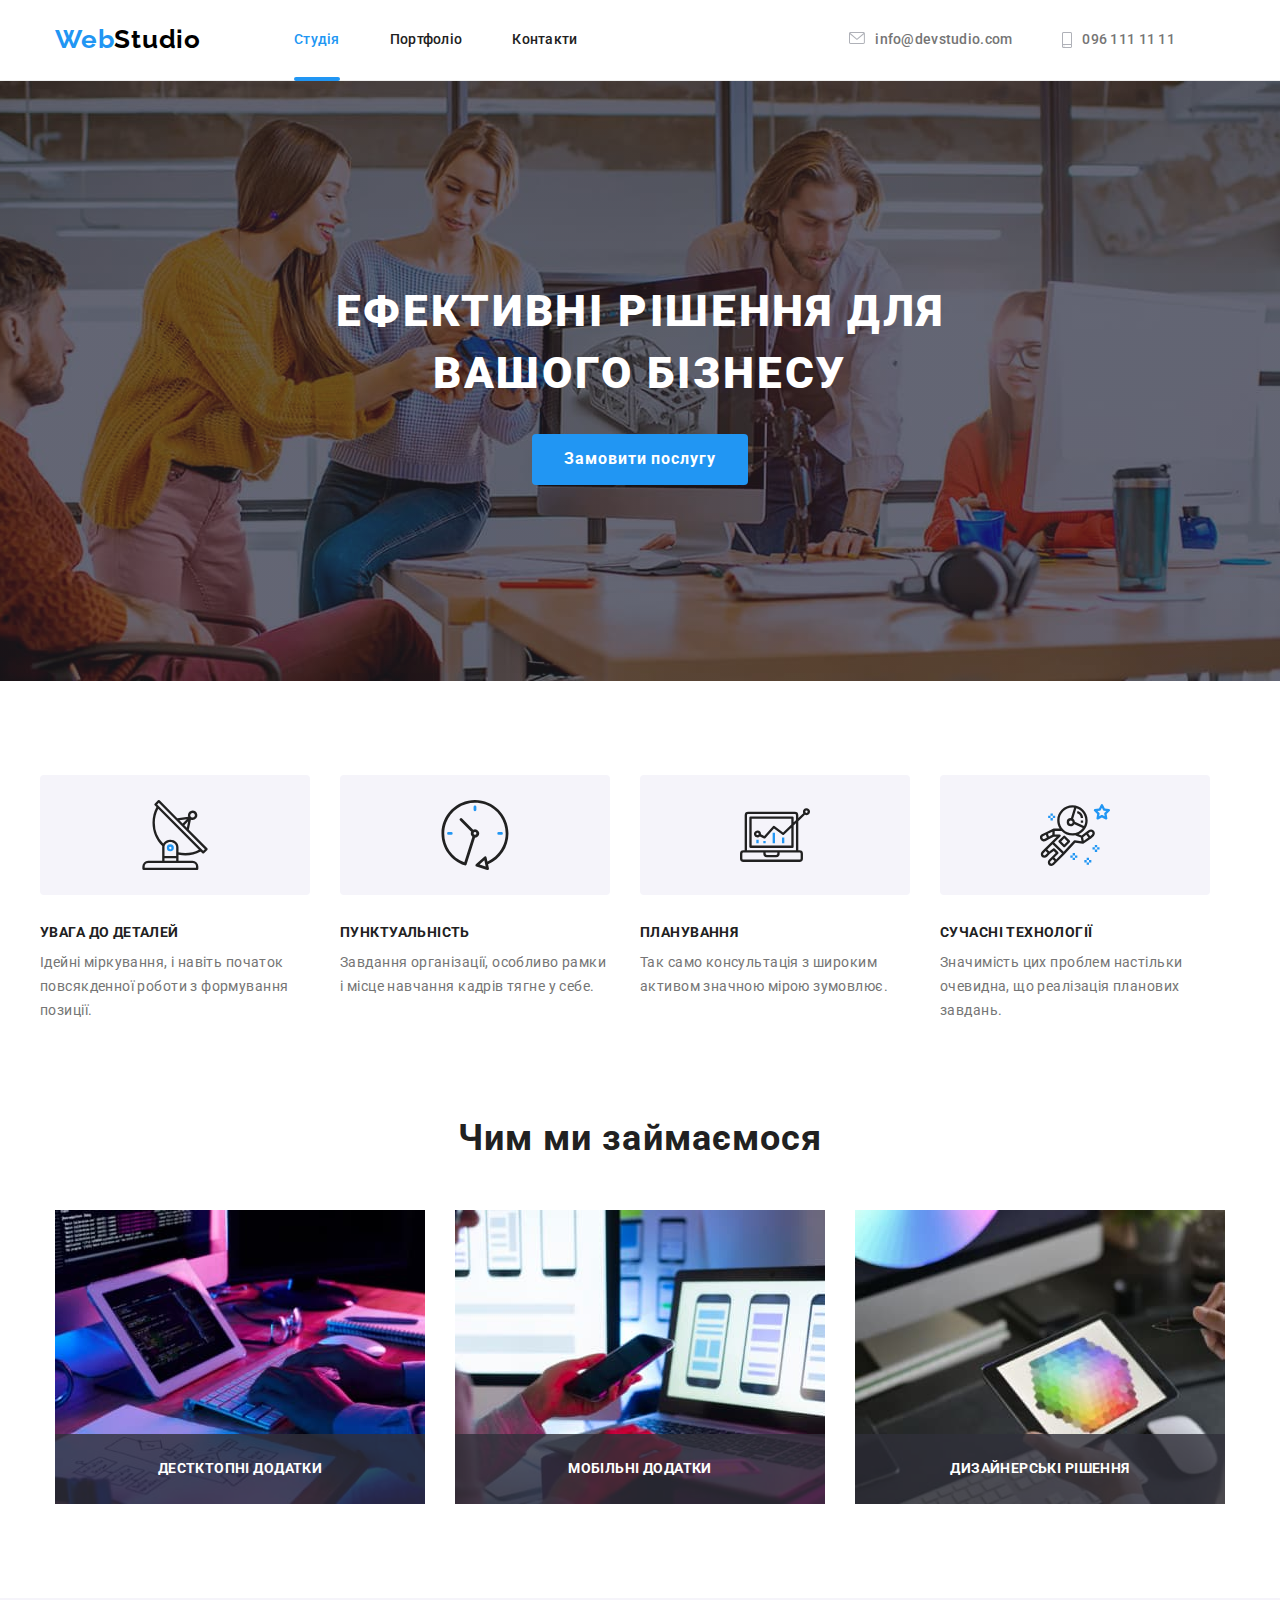
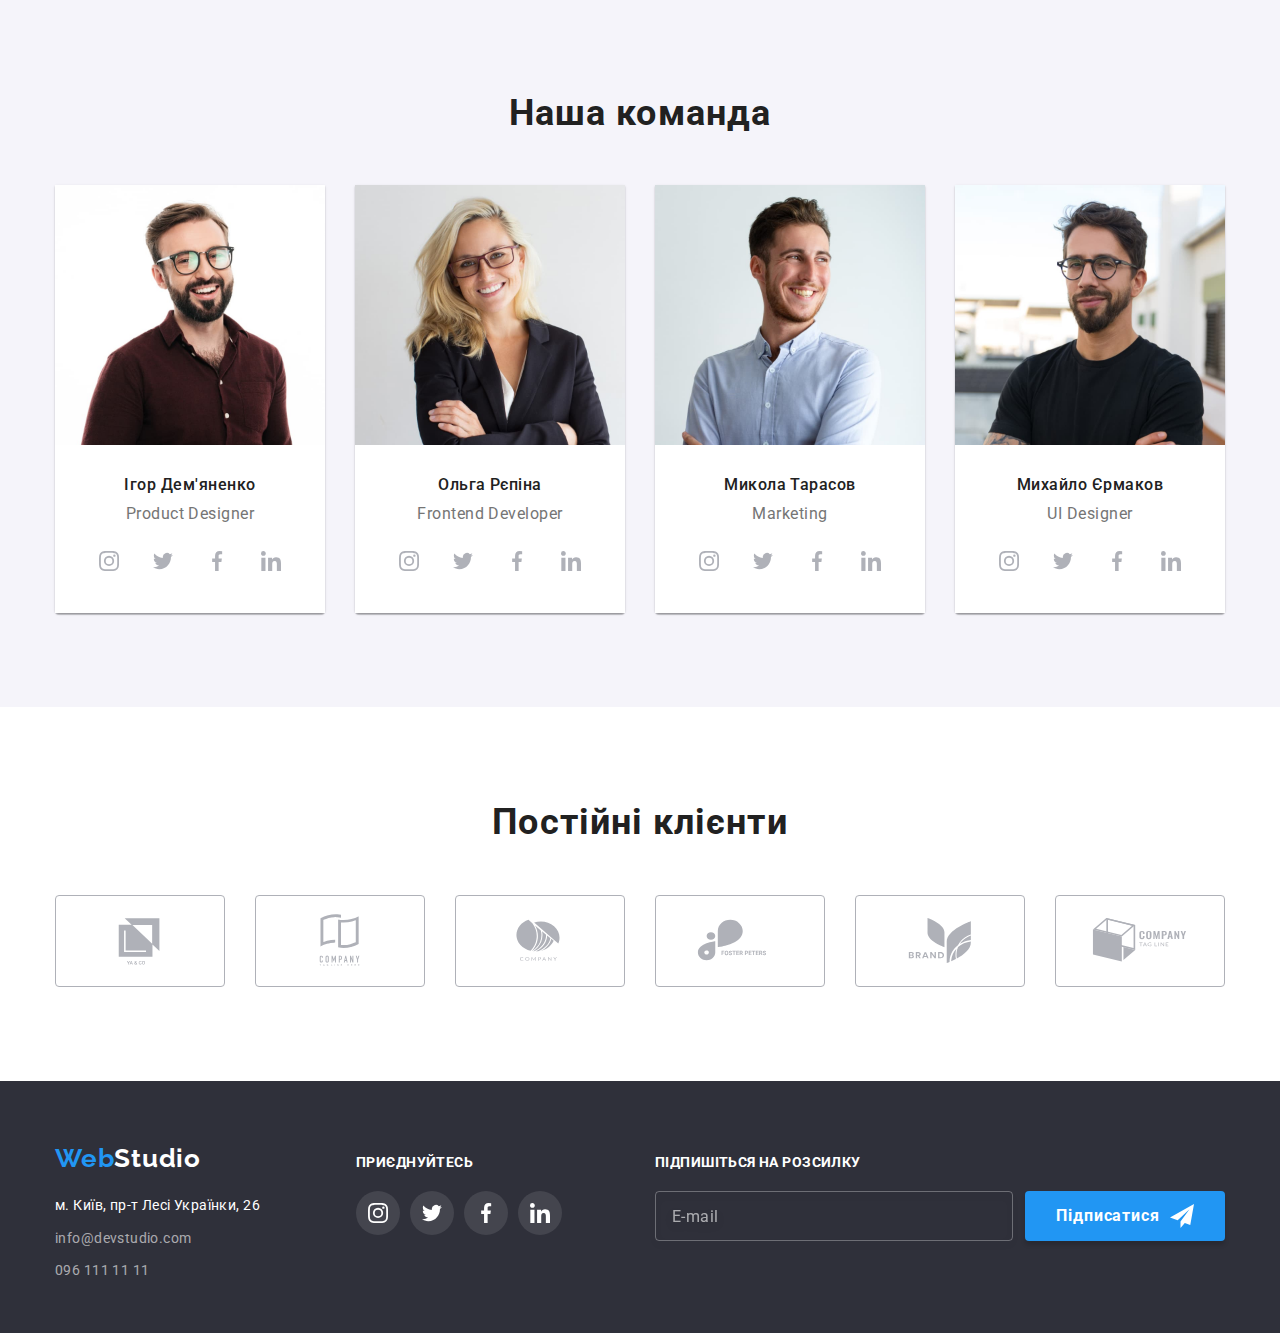
<file: index.html>
<!DOCTYPE html>
<html lang="uk">

<head>
    <meta charset="UTF-8">
    <meta http-equiv="X-UA-Compatible" content="IE=edge">
    <meta name="viewport" content="width=device-width, initial-scale=1.0">
    <title>Головна</title>

    <link rel="preconnect" href="https://fonts.googleapis.com">
    <link rel="preconnect" href="https://fonts.gstatic.com" crossorigin>
    <link href="https://fonts.googleapis.com/css2?family=Raleway:wght@700&family=Roboto:wght@400;500;700;900&display=swap" rel="stylesheet">

    <link rel="stylesheet" href="https://cdnjs.cloudflare.com/ajax/libs/modern-normalize/1.1.0/modern-normalize.min.css"> 
    <link rel="stylesheet" href="./css/styles.css"> 

</head>

<body>

    <!-- Хедер -->
    <header class="nav-border">
        <div class="container">
            <div class="container-nav">
                <nav class="container-nav">
    
                    <a href="./index.html" lang="en" title="Логотип компанії" class="logo link"><span
                            class="logo-accent">Web</span>Studio</a>

                    <ul class="site-nav list">
                        <li><a href="./index.html" title="Студія" class="link current">Студія</a></li>
                        <li><a href="./portfolio.html" title="Портфоліо" class="link">Портфоліо</a></li>
                        <li><a href="./contacts.html" title="Контакти" class="link">Контакти</a></li>
                    </ul>
                </nav>
                <div class="container-contacts">
                    <ul class="contacts list">
                        <li>
                            <a href="mailto:info@devstudio.com" class="email-header">
                                <svg class="header-contacts-icon" width="16px" height="12px">
                                    <use href="./images/symbol-defs.svg#icon-envelope"></use>
                            </svg> info@devstudio.com</a>
                        </li>
                        <li>
                            <a href="tel:0961111111" class="tel-header">
                                <svg class="header-contacts-icon" width="10px" height="16px">
                                    <use href="./images/symbol-defs.svg#icon-smartphone"></use>
                            </svg> 096 111 11 11</a>
                        </li>
                    </ul>
                </div>
            </div>
        </div>
    </header>

    <main>
      
        <!-- Ефективні рішення для вашого бізнесу -->
        <section class="hero overlay">
            <div class="container">
                <div class="hero-title-position">
                    <h1 class="hero-title uppercase">Ефективні рішення для вашого бізнесу</h1>
                </div>
                <div class="hero-buttom-position">
                    <button type="button" class="button primary" data-modal-open>Замовити послугу</button>
                </div>
            </div>
        </section>


        <!-- Особливості -->
        <section class="features">
            <div class="container">
                <h2 class="features-maintext hidden">Переваги нашої компанії</h2>
                <ul class="list">
                    <li class="features-li">
                        <div class="features-block">
                            <svg class="features-block-icon">
                            <use href="./images/symbol-defs.svg#icon-antenna"></use>
                            </svg>
                        </div>
                        <h3 class="maintextheader-features uppercase">Увага до деталей</h3>
                        <p class="maintext-features">Ідейні міркування, і навіть початок повсякденної роботи з формування позиції.</p>
                    </li>

                    <li class="features-li">
                        <div class="features-block">
                            <svg class="features-block-icon">
                                <use href="./images/symbol-defs.svg#icon-clock"></use>
                            </svg>
                        </div>
                        <h3 class="maintextheader-features uppercase">Пунктуальність</h3>
                        <p class="maintext-features">Завдання організації, особливо рамки і місце навчання кадрів тягне у себе.</p>
                    </li>

                    <li class="features-li">
                        <div class="features-block">
                            <svg class="features-block-icon">
                                <use href="./images/symbol-defs.svg#icon-diagram"></use>
                            </svg>
                        </div>
                        <h3 class="maintextheader-features uppercase">Планування</h3>
                        <p class="maintext-features">Так само консультація з широким активом значною мірою зумовлює.</p>
                    </li>

                    <li class="features-li">
                        <div class="features-block">
                            <svg class="features-block-icon">
                                <use href="./images/symbol-defs.svg#icon-astronaut"></use>
                            </svg>
                        </div>
                        <h3 class="maintextheader-features uppercase">Сучасні технології</h3>
                        <p class="maintext-features">Значимість цих проблем настільки очевидна, що реалізація планових завдань.</p>
                    </li>
                </ul>          
            </div>
        </section>


        <!-- Чим ми займаємося -->
        <section class="ourworks">
            <div class="container">
                <h2 class="ourworks-maintext">Чим ми займаємося</h2>
                <ul class="list-our-works">
                    <li class="ourworks-image">
                        <a class="ourworks-link" href="">
                            <img class="our-works-image" src="./images/img1.jpg" alt="Дестктопні додатки">
                            <div class="ourworks-overlay">
                                <p class="ourworks-text uppercase">Дестктопні додатки</p>
                            </div>
                        </a>
                    </li>
                    <li class="ourworks-image">
                        <a class="ourworks-link" href="">
                            <img class="our-works-image" src="./images/img2.jpg" alt="Мобільні додатки">
                            <div class="ourworks-overlay">
                                <p class="ourworks-text uppercase">Мобільні додатки</p>
                            </div>
                        </a>
                    </li>
                    <li class="ourworks-image">
                        <a class="ourworks-link" href="">
                            <img class="our-works-image" src="./images/img3.jpg" alt="Дизайнерські рішення">
                            <div class="ourworks-overlay">
                                <p class="ourworks-text uppercase">Дизайнерські рішення</p>
                            </div>
                        </a>
                    </li>
                </ul>
            </div>
        </section>


        <!-- Наша команда -->
        
        <section class="ourteam">
            <div class="container">
                <h2 class="ourteam-maintext">Наша команда</h2>

                <ul class="list-our-team">
                    <li class="list-our-team-decoration">
                        <img class="our-team-image" src="./images/img4.jpg" alt="Ігор Дем'яненко" width="270">
                            <div class="list-our-team-substrate">
                                <h3 class="maintextheader-team">Ігор Дем'яненко</h3>
                                <p class="maintext-team" lang="en">Product Designer</p>
                                <ul class="soc-icons-list">
                                    <li class="soc-icons-item">
                                        <a href="" class="soc-icons-link">
                                            <svg class="soc-icons-icon" width="20px" height="20px">
                                                <use href="./images/symbol-defs.svg#icon-instagram"></use>
                                            </svg>
                                        </a>
                                    </li>
                                    <li class="soc-icons-item">
                                        <a href="" class="soc-icons-link">
                                            <svg class="soc-icons-icon" width="20px" height="20px">
                                                <use href="./images/symbol-defs.svg#icon-twitter"></use>
                                            </svg>
                                        </a>
                                    </li>
                                    <li class="soc-icons-item">
                                        <a href="" class="soc-icons-link">
                                            <svg class="soc-icons-icon" width="20px" height="20px">
                                                <use href="./images/symbol-defs.svg#icon-facebook"></use>
                                            </svg>
                                        </a>
                                    </li>
                                    <li class="soc-icons-item">
                                        <a href="" class="soc-icons-link">
                                            <svg class="soc-icons-icon" width="20px" height="20px">
                                                <use href="./images/symbol-defs.svg#icon-linkedin"></use>
                                            </svg>
                                        </a>
                                    </li>
                                </ul>
                            </div>
                    </li>

                    <li class="list-our-team-decoration">
                        <img class="our-team-image" src="./images/img5.jpg" alt="Ольга Рєпіна" width="270">
                            <div class="list-our-team-substrate">
                                <h3 class="maintextheader-team">Ольга Рєпіна</h3>
                                <p class="maintext-team" lang="en">Frontend Developer</p>
                                <ul class="soc-icons-list">
                                    <li class="soc-icons-item">
                                        <a href="" class="soc-icons-link">
                                            <svg class="soc-icons-icon" width="20px" height="20px">
                                                <use href="./images/symbol-defs.svg#icon-instagram"></use>
                                            </svg>
                                        </a>
                                    </li>
                                    <li class="soc-icons-item">
                                        <a href="" class="soc-icons-link">
                                            <svg class="soc-icons-icon" width="20px" height="20px">
                                                <use href="./images/symbol-defs.svg#icon-twitter"></use>
                                            </svg>
                                        </a>
                                    </li>
                                    <li class="soc-icons-item">
                                        <a href="" class="soc-icons-link">
                                            <svg class="soc-icons-icon" width="20px" height="20px">
                                                <use href="./images/symbol-defs.svg#icon-facebook"></use>
                                            </svg>
                                        </a>
                                    </li>
                                    <li class="soc-icons-item">
                                        <a href="" class="soc-icons-link">
                                            <svg class="soc-icons-icon" width="20px" height="20px">
                                                <use href="./images/symbol-defs.svg#icon-linkedin"></use>
                                            </svg>
                                        </a>
                                    </li>
                                </ul>
                            </div>
                    </li>

                    <li class="list-our-team-decoration">
                        <img class="our-team-image" src="./images/img6.jpg" alt="Микола Тарасов" width="270">
                            <div class="list-our-team-substrate">
                                <h3 class="maintextheader-team">Микола Тарасов</h3>
                                <p class="maintext-team" lang="en">Marketing</p>
                                <ul class="soc-icons-list">
                                    <li class="soc-icons-item">
                                        <a href="" class="soc-icons-link">
                                            <svg class="soc-icons-icon" width="20px" height="20px">
                                                <use href="./images/symbol-defs.svg#icon-instagram"></use>
                                            </svg>
                                        </a>
                                    </li>
                                    <li class="soc-icons-item">
                                        <a href="" class="soc-icons-link">
                                            <svg class="soc-icons-icon" width="20px" height="20px">
                                                <use href="./images/symbol-defs.svg#icon-twitter"></use>
                                            </svg>
                                        </a>
                                    </li>
                                    <li class="soc-icons-item">
                                        <a href="" class="soc-icons-link">
                                            <svg class="soc-icons-icon" width="20px" height="20px">
                                                <use href="./images/symbol-defs.svg#icon-facebook"></use>
                                            </svg>
                                        </a>
                                    </li>
                                    <li class="soc-icons-item">
                                        <a href="" class="soc-icons-link">
                                            <svg class="soc-icons-icon" width="20px" height="20px">
                                                <use href="./images/symbol-defs.svg#icon-linkedin"></use>
                                            </svg>
                                        </a>
                                    </li>
                                </ul>
                            </div>
                    </li>

                    <li class="list-our-team-decoration">
                        <img class="our-team-image" src="./images/img7.jpg" alt=" Михайло Єрмаков" width="270">
                            <div class="list-our-team-substrate">
                                <h3 class="maintextheader-team">Михайло Єрмаков</h3>
                                <p class="maintext-team" lang="en">UI Designer</p>
                                <ul class="soc-icons-list">
                                    <li class="soc-icons-item">
                                        <a href="" class="soc-icons-link">
                                            <svg class="soc-icons-icon" width="20px" height="20px">
                                                <use href="./images/symbol-defs.svg#icon-instagram"></use>
                                            </svg>
                                        </a>
                                    </li>
                                    <li class="soc-icons-item">
                                        <a href="" class="soc-icons-link">
                                            <svg class="soc-icons-icon" width="20px" height="20px">
                                                <use href="./images/symbol-defs.svg#icon-twitter"></use>
                                            </svg>
                                        </a>
                                    </li>
                                    <li class="soc-icons-item">
                                        <a href="" class="soc-icons-link">
                                            <svg class="soc-icons-icon" width="20px" height="20px">
                                                <use href="./images/symbol-defs.svg#icon-facebook"></use>
                                            </svg>
                                        </a>
                                    </li>
                                    <li class="soc-icons-item">
                                        <a href="" class="soc-icons-link">
                                            <svg class="soc-icons-icon" width="20px" height="20px">
                                                <use href="./images/symbol-defs.svg#icon-linkedin"></use>
                                            </svg>
                                        </a>
                                    </li>
                                </ul>
                            </div>
                        </li>
                    </ul>
                </div>
        </section>

        <!-- Постійні клієнти -->
        <section class="ourclients">
            <div class="container">
                <h2 class="ourclients-maintext">Постійні клієнти</h2>
                <ul class="list-our-clients">
                    <li>
                        <div class="list-our-clients-substrate">
                            <a href="" class="our-clients-link">
                                <svg class="our-clients-icon "width="106px" height="60px">
                                    <use href="./images/symbol-defs.svg#icon-Logo1"></use>
                                </svg>
                            </a>
                        </div>
                    </li>
                    <li>
                        <div class="list-our-clients-substrate">
                            <a href="" class="our-clients-link">
                                <svg class="our-clients-icon "width="106px" height="60px">
                                    <use href="./images/symbol-defs.svg#icon-Logo2"></use>
                                </svg>
                            </a>
                        </div>
                    </li>
                    <li>
                        <div class="list-our-clients-substrate">
                            <a href="" class="our-clients-link">
                                <svg class="our-clients-icon" width="106px" height="60px">
                                    <use href="./images/symbol-defs.svg#icon-Logo3"></use>
                                </svg>
                            </a>
                        </div>
                    </li>
                    <li>
                        <div class="list-our-clients-substrate">
                            <a href="" class="our-clients-link">
                                <svg class="our-clients-icon" width="106px" height="60px">
                                    <use href="./images/symbol-defs.svg#icon-Logo4"></use>
                                </svg>
                            </a>
                        </div>
                    </li>
                    <li>
                        <div class="list-our-clients-substrate">
                            <a href="" class="our-clients-link">
                                <svg class="our-clients-icon" width="106px" height="60px">
                                    <use href="./images/symbol-defs.svg#icon-Logo5"></use>
                                </svg>
                            </a>
                        </div>
                    </li>
                    <li>
                        <div class="list-our-clients-substrate">
                            <a href="" class="our-clients-link">
                                <svg class="our-clients-icon" width="106px" height="60px">
                                    <use href="./images/symbol-defs.svg#icon-Logo6"></use>
                                </svg>
                            </a>
                        </div>
                    </li>
                </ul>
            </div>
        </section>


    </main>
        
<!-- Футер -->
<footer class="footer">
    <div class="container flex-footer">
        <div>
            <a href="./index.html" lang="en" title="Логотип компанії" class="logo link"><span
                    class="logo-accent">Web</span><span class="logo-footer">Studio</span></a>

            <address class="address">м. Київ, пр-т Лесі Українки, 26</address>

            <ul class="contacts-footer list">
                <li><a href="mailto:info@devstudio.com" class="link email-footer">info@devstudio.com</a></li>
                <li><a href="tel:0961111111" class="link tel-footer"> 096 111 11 11</a></li>
            </ul>
        </div>

        <div class="soc-icons-footer">
            <p class="maintextheader-join-us uppercase">Приєднуйтесь</p>
            <ul class="soc-icons-list">
                <li class="soc-icons-item">
                    <a href="" class="footer-soc-icons-link">
                        <svg class="soc-icons-icon" width="20px" height="20px">
                            <use href="./images/symbol-defs.svg#icon-instagram"></use>
                        </svg>
                    </a>
                </li>
                <li class="soc-icons-item">
                    <a href="" class="footer-soc-icons-link">
                        <svg class="soc-icons-icon" width="20px" height="20px">
                            <use href="./images/symbol-defs.svg#icon-twitter"></use>
                        </svg>
                    </a>
                </li>
                <li class="soc-icons-item">
                    <a href="" class="footer-soc-icons-link">
                        <svg class="soc-icons-icon" width="20px" height="20px">
                            <use href="./images/symbol-defs.svg#icon-facebook"></use>
                        </svg>
                    </a>
                </li>
                <li class="soc-icons-item">
                    <a href="" class="footer-soc-icons-link">
                        <svg class="soc-icons-icon" width="20px" height="20px">
                            <use href="./images/symbol-defs.svg#icon-linkedin"></use>
                        </svg>
                    </a>
                </li>
            </ul>
        </div>
        
        <div class="subscription">      
            <label for="user-email" class="maintextheader-join-us uppercase">Підпишіться на розсилку</label>
                <div class="subscr-div">
                    <input type="email" class="input-subscr" name="user-email" placeholder="E-mail">

                    <button type="submit" class="modal-btn-subsr">Підписатися
                        <svg class="icon-telegram" width="24px" height="24px">
                            <use href="./images/symbol-defs.svg#icon-icon-send"></use>
                        </svg>
                    </button>
                </div>             
        </div>
    </div>
</footer>

<!-- Модалка -->
<div class="backdrop is-hidden" data-modal>
    <div class="modal">
        <button type="button" class="modal-btn" data-modal-close>
     
            <svg width="18px" height="18px">
                <use href="./images/symbol-defs.svg#icon-modal-close"></use>
            </svg>
 
        </button>

        <p class="modal-title">Залиште свої дані ми вам передзвонимо</p>

        <form class="modal-form">

            <div class="modal-div">
                <label for="user-name" class="input-label">Ім'я</label>
                <div class="input-wrap">
                    <input type="text" class="modal-input" name="user-name" placeholder="" required>
                    <svg class="modal-input-icon" width="18px" height="18px">
                        <use href="./images/symbol-defs.svg#icon-person"></use>
                    </svg>
                </div>
            </div>

            <div class="modal-div">
                <label for="user-tel" class="input-label">Телефон</label>
                <div class="input-wrap">
                    <input type="tel" class="modal-input" name="user-tel" placeholder="" required>
                    <svg class="modal-input-icon" width="18px" height="18px">
                        <use href="./images/symbol-defs.svg#icon-phone"></use>
                    </svg>
                </div>
            </div>
      
            
            <div class="modal-div">
                <label for="user-email" class="input-label">Пошта</label>
                <div class="input-wrap">
                    <input type="email" class="modal-input" name="user-email" placeholder="" required>
                    <svg class="modal-input-icon" width="18px" height="18px">
                        <use href="./images/symbol-defs.svg#icon-email"></use>
                    </svg>
                </div>
            </div>
                    

            <label for="user-comment" class="input-label">Коментар</label>
            <div class="modal-div">
                <textarea class="comment-input" name="user-comment" placeholder="Введіть текст"></textarea>
            </div>
                

            <div class="check-div">
                <input class="input-check hidden" type="checkbox" name="privacy" id="privacy" value="true" required>
                <label for="privacy" class="checkbox-text">
                    <span>
                        <svg class="check-icon" width="16px" height="15px">
                            <use href="./images/symbol-defs.svg#icon-check"></use>
                        </svg>
                    </span>
                    Погоджуюся з розсилкою та приймаю <a href="" class="conditions">Умови договору</a>
                </label>
            </div>

            
                    


            <button type="submit" class="modal-btn-send">Відправити</button>
        </form>

    </div>
</div>

<script src="./js/modal.js"></script>

</body>

</html>
</file>
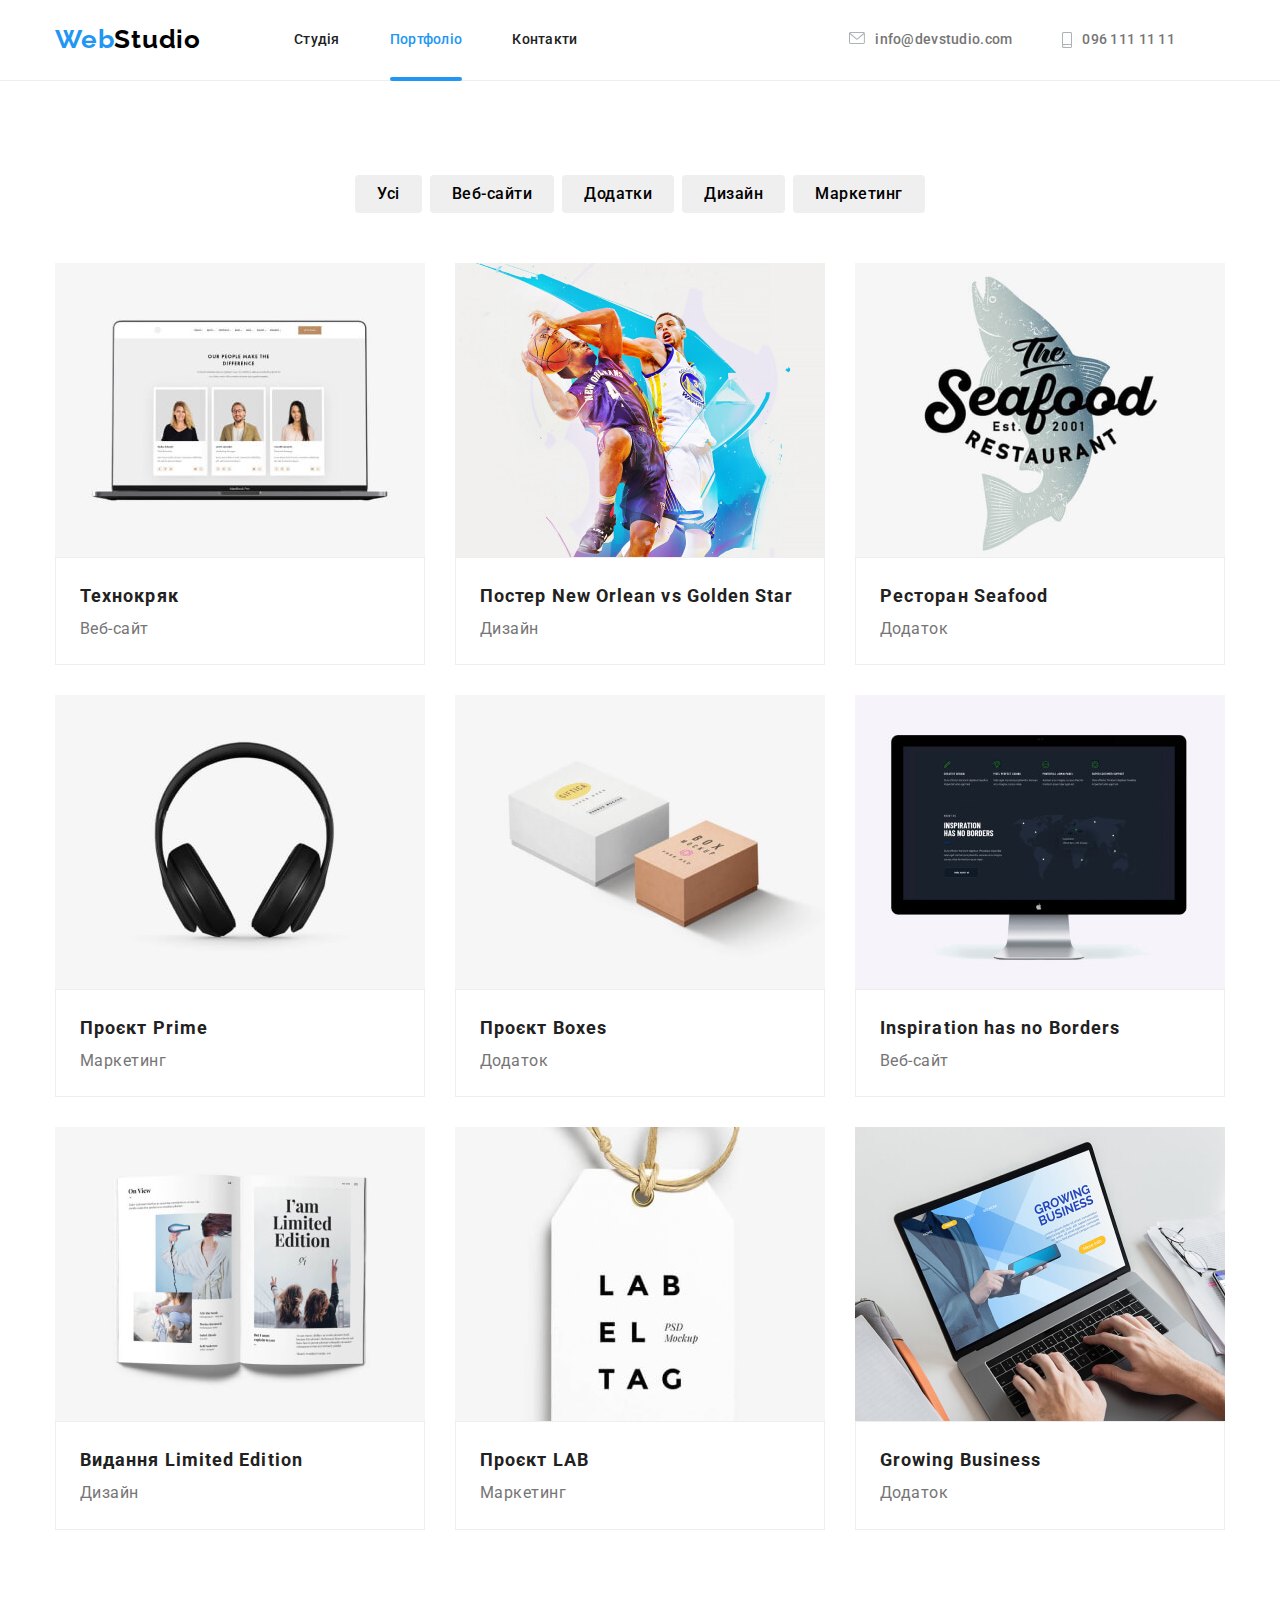
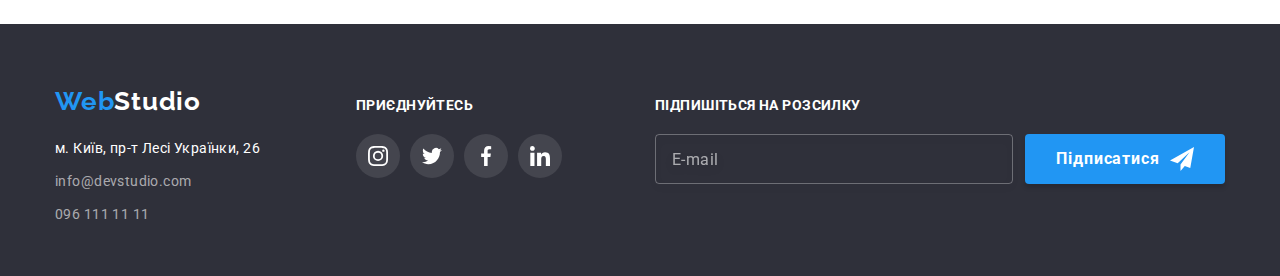
<file: portfolio.html>
<!DOCTYPE html>
<html lang="uk">

<head>
    <meta charset="UTF-8">
    <meta http-equiv="X-UA-Compatible" content="IE=edge">
    <meta name="viewport" content="width=device-width, initial-scale=1.0">
    <title>Портфоліо</title>

    <link rel="preconnect" href="https://fonts.googleapis.com">
    <link rel="preconnect" href="https://fonts.gstatic.com" crossorigin>
    <link href="https://fonts.googleapis.com/css2?family=Raleway:wght@700&family=Roboto:wght@400;500;700;900&display=swap" rel="stylesheet">

    <link rel="stylesheet" href="https://cdnjs.cloudflare.com/ajax/libs/modern-normalize/1.1.0/modern-normalize.min.css">
    <link rel="stylesheet" href="./css/styles.css">
</head>

<body>

    <!-- Хедер -->
    <header class="nav-border">
        <div class="container">
            <div class="container-nav">
                <nav class="container-nav">
    
                    <a href="./index.html" lang="en" title="Логотип компанії" class="logo link"><span
                            class="logo-accent">Web</span>Studio</a>
    
                    <ul class="site-nav list">
                        <li><a href="./index.html" title="Студія" class="link">Студія</a></li>
                        <li><a href="./portfolio.html" title="Портфоліо" class="link current">Портфоліо</a></li>
                        <li><a href="./contacts.html" title="Контакти" class="link">Контакти</a></li>
                    </ul>
                </nav>
                <div class="container-contacts">
                    <ul class="contacts list">
                        <li>
                            <a href="mailto:info@devstudio.com" class="email-header">
                                <svg class="header-contacts-icon" width="16px" height="12px">
                                    <use href="./images/symbol-defs.svg#icon-envelope"></use>
                                </svg> info@devstudio.com</a>
                        </li>
                        <li>
                            <a href="tel:0961111111" class="tel-header">
                                <svg class="header-contacts-icon" width="10px" height="16px">
                                    <use href="./images/symbol-defs.svg#icon-smartphone"></use>
                                </svg> 096 111 11 11</a>
                        </li>
                    </ul>
                </div>
            </div>
        </div>
    </header>

    <main>
        <section class="main-portfolio">
            <div class="container">

                <h2 class="hidden">Фільтр</h2>
                    <div class="container-buttoms">
                        <ul class="list buttom-list">
                            <li class="buttom-list"><button type="button" class="button secondary">Усі</button></li>
                            <li class="buttom-list"><button type="button" class="button secondary">Веб-сайти</button></li>
                            <li class="buttom-list"><button type="button" class="button secondary">Додатки</button></li>
                            <li class="buttom-list"><button type="button" class="button secondary">Дизайн</button></li>
                            <li class="buttom-list"><button type="button" class="button secondary">Маркетинг</button></li>
                        </ul>
                    </div>

                
                <!-- Проекти студії -->
                <h2 class="ourworks hidden">Проекти студії</h2>
                <div class="portfolio">

                    <ul class="list-portfolio">
                        <li class="li-portfolio">

                            <div class="portfolio-top-wrap">
                                <img class="portfolio-image" src="./images/project1.jpg" alt="Технокряк294" width="370">
                                <p class="portfolio-top-text">
                                    Ресурс пропонує комплексні пропозиції з різним рівнем функціоналу та сервісів. Все це дозволить відвідувачу отримати
                                    вичерпні відомості про компанію чи приватну особу.
                                </p>  
                            </div>

                            <div class="list-portfolio-substrate">
                                <h3 class="maintextheader-portfolio">Технокряк</h3>
                                <p class="maintext-portfolio">Веб-сайт</p>
                            </div>
                        </li>
            
                        <li class="li-portfolio">
                            <div class="portfolio-top-wrap">
                                <img class="portfolio-image" src="./images/project2.jpg" alt="Постер New Orlean vs Golden Star" width="370">
                                <p class="portfolio-top-text">
                                    Ресурс пропонує комплексні пропозиції з різним рівнем функціоналу та сервісів. Все це дозволить відвідувачу отримати
                                    вичерпні відомості про компанію чи приватну особу.
                                </p>
                            </div>

                            <div class="list-portfolio-substrate">
                                <h3 class="maintextheader-portfolio">Постер New Orlean vs Golden Star</h3>
                                <p class="maintext-portfolio">Дизайн</p>
                            </div>
                        </li>
            
                        <li class="li-portfolio">
                            <div class="portfolio-top-wrap">
                                <img class="portfolio-image" src="./images/project3.jpg" alt="Ресторан Seafood" width="370">
                                <p class="portfolio-top-text">
                                    Ресурс пропонує комплексні пропозиції з різним рівнем функціоналу та сервісів. Все це дозволить відвідувачу отримати
                                    вичерпні відомості про компанію чи приватну особу.
                                </p>
                            </div>
                            <div class="list-portfolio-substrate">
                                <h3 class="maintextheader-portfolio">Ресторан Seafood</h3>
                                <p class="maintext-portfolio">Додаток</p>
                                </div>
                        </li>
            
                        <li class="li-portfolio">
                            <div class="portfolio-top-wrap">
                                <img class="portfolio-image" src="./images/project4.jpg" alt=" Проєкт Prime" width="370">
                                <p class="portfolio-top-text">
                                    Ресурс пропонує комплексні пропозиції з різним рівнем функціоналу та сервісів. Все це дозволить відвідувачу отримати
                                    вичерпні відомості про компанію чи приватну особу.
                                </p>
                            </div>
                            <div class="list-portfolio-substrate">
                                <h3 class="maintextheader-portfolio">Проєкт Prime</h3>
                                <p class="maintext-portfolio">Маркетинг</p>
                            </div>
                        </li>

                        <li class="li-portfolio">
                            <div class="portfolio-top-wrap">
                                <img class="portfolio-image" src="./images/project5.jpg" alt="Проєкт Boxes" width="370">
                                <p class="portfolio-top-text">
                                    Ресурс пропонує комплексні пропозиції з різним рівнем функціоналу та сервісів. Все це дозволить відвідувачу отримати
                                    вичерпні відомості про компанію чи приватну особу.
                                </p>
                            </div>

                            <div class="list-portfolio-substrate">
                                <h3 class="maintextheader-portfolio">Проєкт Boxes</h3>
                                <p class="maintext-portfolio">Додаток</p>
                            </div>
                        </li>
                        
                        <li class="li-portfolio">
                            <div class="portfolio-top-wrap">
                                <img class="portfolio-image" src="./images/project6.jpg" alt="Inspiration has no Borders" width="370">
                                <p class="portfolio-top-text">
                                    Ресурс пропонує комплексні пропозиції з різним рівнем функціоналу та сервісів. Все це дозволить відвідувачу отримати
                                    вичерпні відомості про компанію чи приватну особу.
                                </p>
                            </div>

                            <div class="list-portfolio-substrate">
                                <h3 class="maintextheader-portfolio">Inspiration has no Borders</h3>
                                <p class="maintext-portfolio">Веб-сайт</p>
                            </div>
                        </li>
                        
                        <li class="li-portfolio">
                            <div class="portfolio-top-wrap">
                                <img class="portfolio-image" src="./images/project7.jpg" alt="Видання Limited Edition" width="370">
                                <p class="portfolio-top-text">
                                    Ресурс пропонує комплексні пропозиції з різним рівнем функціоналу та сервісів. Все це дозволить відвідувачу отримати
                                    вичерпні відомості про компанію чи приватну особу.
                                </p>
                            </div>

                            <div class="list-portfolio-substrate">
                                <h3 class="maintextheader-portfolio">Видання Limited Edition</h3>
                                <p class="maintext-portfolio">Дизайн</p>
                            </div>
                        </li>
                        
                        <li class="li-portfolio">
                            <div class="portfolio-top-wrap">
                                <img class="portfolio-image" src="./images/project8.jpg" alt="Проєкт LAB" width="370">
                                <p class="portfolio-top-text">
                                    Ресурс пропонує комплексні пропозиції з різним рівнем функціоналу та сервісів. Все це дозволить відвідувачу отримати
                                    вичерпні відомості про компанію чи приватну особу.
                                </p>
                            </div>

                            <div class="list-portfolio-substrate">
                                <h3 class="maintextheader-portfolio">Проєкт LAB</h3>
                                <p class="maintext-portfolio">Маркетинг</p>
                            </div>

                        <li class="li-portfolio">
                            <div class="portfolio-top-wrap">
                                <img class="portfolio-image" src="./images/project9.jpg" alt="Growing Business" width="370">
                                <p class="portfolio-top-text">
                                    Ресурс пропонує комплексні пропозиції з різним рівнем функціоналу та сервісів. Все це дозволить відвідувачу отримати
                                    вичерпні відомості про компанію чи приватну особу.
                                </p>
                            </div>

                            <div class="list-portfolio-substrate">
                                <h3 class="maintextheader-portfolio">Growing Business</h3>
                                <p class="maintext-portfolio">Додаток</p>
                            </div>
                        </li>
                        </li>
                    </ul>
                </div>
            </div>
        </section>

    </main>

<!-- Футер -->
<footer class="footer">
    <div class="container flex-footer">
        <div>
            <a href="./index.html" lang="en" title="Логотип компанії" class="logo link"><span
                    class="logo-accent">Web</span><span class="logo-footer">Studio</span></a>

            <address class="address">м. Київ, пр-т Лесі Українки, 26</address>

            <ul class="contacts-footer list">
                <li><a href="mailto:info@devstudio.com" class="link email-footer">info@devstudio.com</a></li>
                <li><a href="tel:0961111111" class="link tel-footer"> 096 111 11 11</a></li>
            </ul>
        </div>

        <div class="soc-icons-footer">
            <p class="maintextheader-join-us uppercase">Приєднуйтесь</p>
            <ul class="soc-icons-list">
                <li class="soc-icons-item">
                    <a href="" class="footer-soc-icons-link">
                        <svg class="soc-icons-icon" width="20px" height="20px">
                            <use href="./images/symbol-defs.svg#icon-instagram"></use>
                        </svg>
                    </a>
                </li>
                <li class="soc-icons-item">
                    <a href="" class="footer-soc-icons-link">
                        <svg class="soc-icons-icon" width="20px" height="20px">
                            <use href="./images/symbol-defs.svg#icon-twitter"></use>
                        </svg>
                    </a>
                </li>
                <li class="soc-icons-item">
                    <a href="" class="footer-soc-icons-link">
                        <svg class="soc-icons-icon" width="20px" height="20px">
                            <use href="./images/symbol-defs.svg#icon-facebook"></use>
                        </svg>
                    </a>
                </li>
                <li class="soc-icons-item">
                    <a href="" class="footer-soc-icons-link">
                        <svg class="soc-icons-icon" width="20px" height="20px">
                            <use href="./images/symbol-defs.svg#icon-linkedin"></use>
                        </svg>
                    </a>
                </li>
            </ul>
        </div>

        <div class="subscription">
            <label for="user-email" class="maintextheader-join-us uppercase">Підпишіться на розсилку</label>
            <div class="subscr-div">
                <input type="email" class="input-subscr" name="user-email" placeholder="E-mail">

                <button type="submit" class="modal-btn-subsr">Підписатися
                    <svg class="icon-telegram" width="24px" height="24px">
                        <use href="./images/symbol-defs.svg#icon-icon-send"></use>
                    </svg>
                </button>
            </div>
        </div>
    </div>
</footer>

</body>

</html>
</file>
<file: css/styles.css>
html {
  box-sizing: border-box;
}

*,
*::before,
*::after {
  box-sizing: inherit;
}

:root {
  --logo-color: #000000;
  --primary-text-color: #212121;
  --accent-text-color: #2196f3;
  --light-text-color: #ffffff;
  --grey-text-color: #757575;
  --primary-background-color: #ffffff;
  --secondary-background-color: #2f303a;
  --section-ourteam-background-color: #f5f4fa;
  --svg-main-color:#afb1b8;
  --timing-function:cubic-bezier(0.4, 0, 0.2, 1);
}

body {
  font-family: 'Roboto', sans-serif;
  background-color: var(--primary-background-color);
  color: var(--primary-text-color);
}

.container {
  width: 1200px;
  padding-left: 15px;
  padding-right: 15px;
  margin: 0 auto;
}

.container-nav,
.container-nav-border {
  display: flex;
  align-items: center;
}

.nav-border {
  border-bottom: 1px solid #eeeeee;
}

.container-buttoms {
  display: flex;
  justify-content: center;
}

.container-contacts {
  display: flex;
  margin-left: auto;
  justify-content: baseline;
}

.contacts-li {
    justify-content: center;
    text-align: center;
}

.main-portfolio {
  padding-top: 94px;
  padding-bottom: 94px;
}

.portfolio {
  margin-top: 50px;
}

/* Списки */

.list {
  list-style: none;
  padding: 0;
  margin: 0;
  display: flex;
  justify-content: center;
}

.buttom-list {
  gap: 8px;
}

.list-portfolio,
.list-our-works,
.list-our-team,
.list-our-clients {
  list-style: none;
  padding: 0;
  margin: 0;
  display: flex;
  flex-wrap: wrap;
  gap: 30px;
}

.our-team-image,
.portfolio-image {
  display: block;
}

.portfolio-top-text {
  position: absolute;
  top: 0;
  left: 0;
  background: rgba(33, 150, 243, 0.9);
  color: var(--light-text-color);
  letter-spacing: 0.03em;
  font-size: 18px;
  line-height: 1.6;
  padding: 63px 24px;
  margin: 0;
  height: 100%;
  transform: translateY(100%);
  transition: transform 300ms linear;
  /* overflow: auto; */
}

.portfolio-top-wrap {
  position: relative;
  overflow: hidden;
}

.list-our-team-decoration:last-child {
  margin-right: 0;
}
.list-our-team-decoration {
  box-shadow: 0px 1px 3px rgba(0, 0, 0, 0.12), 0px 1px 1px rgba(0, 0, 0, 0.14),
    0px 2px 1px rgba(0, 0, 0, 0.2);
  border-radius: 0px 0px 4px 4px;
}

.list-our-team-substrate {
  background-color: var(--primary-background-color);
  text-align: center;
  padding-top: 30px;
  padding-bottom: 30px;
}

.list-portfolio-substrate {
  border: 1px solid #eeeeee;
  padding: 20px 24px;
}

.li-portfolio {
  transition-property: box-shadow;
  transition-duration: 250ms;
  transition-timing-function: cubic-bezier(0.4, 0, 0.2, 1);
}

.li-portfolio:hover,
.li-portfolio:focus {
    box-shadow: 0px 1px 1px rgba(0, 0, 0, 0.12), 0px 4px 4px rgba(0, 0, 0, 0.06), 1px 4px 6px rgba(0, 0, 0, 0.16);
}

.li-portfolio:hover .portfolio-top-text {
    transform: translateY(0);
}

/* Заголовки */

.features-maintext,
.ourworks-maintext,
.ourteam-maintext,
.ourclients-maintext {
  font-weight: 700;
  font-size: 36px;
  line-height: 1.2;
  letter-spacing: 0.03em;
  margin-top: 0;
  margin-bottom: 50px;
  text-align: center;
}

.maintextheader-features {
  margin-bottom: 10px;
}

.maintextheader-features,
.maintextheader-join-us,
.ourworks-text {
    font-weight: 700;
    font-size: 14px;
    line-height: 1.14;
    letter-spacing: 0.03em;
}

.maintextheader-join-us,
.ourworks-text {
    color: var(--primary-background-color);
}

.ourworks-link {
  text-decoration: none;
  position: relative;
} 

.our-works-image {
  display: block;
}

.ourworks-overlay {
  display: flex;
  justify-content: center;
  align-items: center;
  position:absolute;
  bottom:0;
  height: 70px;
  width: 100%;
  background: rgba(47, 48, 58, 0.8);
}

.maintextheader-join-us {
  margin-bottom: 20px;
}

.maintextheader-team {
  font-weight: 500;
  font-size: 16px;
  line-height: 1.2;
  letter-spacing: 0.03em;
  margin: 0 0;
  padding-bottom: 10px;
}

.maintextheader-portfolio {
  font-weight: 700;
  font-size: 18px;
  line-height: 2;
  letter-spacing: 0.06em;
  margin: 0 0;
}

.maintext-portfolio {
  font-size: 16px;
  line-height: 1.9;
  letter-spacing: 0.03em;
  color: var(--grey-text-color);
  margin: 0 0;
}

.maintext-features {
  font-size: 14px;
  line-height: 1.71;
  letter-spacing: 0.03em;
  color: var(--grey-text-color);
  margin-top: 0;
  margin-bottom: 0;
}

.maintext-team {
  font-size: 16px;
  line-height: 1.2;
  letter-spacing: 0.03em;
  color: var(--grey-text-color);
  margin: 0 0;
}

/* Скрыть заголовки */

.hidden {
  position: absolute;
  white-space: nowrap;
  width: 1px;
  height: 1px;
  overflow: hidden;
  border: 0;
  padding: 0;
  clip: rect(0 0 0 0);
  clip-path: inset(50%);
  margin: -1px;
}

/* Логотип */

.logo {
  font-family: 'Raleway', sans-serif;
  color: var(--logo-color);
  font-weight: 700;
  font-size: 26px;
  line-height: 1.2;
  letter-spacing: 0.03em;
}

.logo-accent {
  color: var(--accent-text-color);
}

.logo.link {
  text-decoration: none;
}

/* Навігація */

.site-nav {
  display: flex;
  font-weight: 500;
  font-size: 14px;
  line-height: 1.14;
  letter-spacing: 0.02em;
  margin-left: 93px;
}

.site-nav .link:hover,
.site-nav .link:focus {
  color: var(--accent-text-color);
}

.site-nav .link {
  position: relative;
  display: block;
  padding-top: 32px;
  padding-bottom: 32px;
  text-decoration: none;
  color: var(--primary-text-color);
  transition-property: color;
  transition-duration: 250ms;
  transition-timing-function: cubic-bezier(0.4, 0, 0.2, 1);
}

.site-nav .link.current {
  color: var(--accent-text-color);
}

.site-nav .link.current:after {
  content:'';
  position: absolute;
  bottom: -1px;
  display: block;
  width: 100%;
  height: 4px;
  background: var(--accent-text-color);
  border-radius: 2px;
}


.site-nav li {
  margin-right: 50px;
}


/* Контактная информация */

.header-contacts-icon {
  fill: var(--svg-main-color);
  margin-right: 10px;
  transition-property: background-color;
  transition-duration: 250ms;
  transition-timing-function: cubic-bezier(0.4, 0, 0.2, 1);
}

.email-header,
.tel-header {
  color: var(--grey-text-color);
  text-decoration: none;
  display: flex;
  justify-content: center;
  text-align: center;
  transition-property: background-color;
  transition-duration: 250ms;
  transition-timing-function: cubic-bezier(0.4, 0, 0.2, 1);
}

.email-header:hover,
.email-header:focus {
    color: var(--accent-text-color);
}

.tel-header:hover,
.tel-header:focus {
    color: var(--accent-text-color);
}

.email-header:hover .header-contacts-icon,
.email-header:focus .header-contacts-icon {
  fill: var(--accent-text-color);
}

.tel-header:hover .header-contacts-icon,
.tel-header:focus .header-contacts-icon {
  fill: var(--accent-text-color);
}


.contacts {
  display: flex;
  font-weight: 500;
  font-size: 14px;
  line-height: 1.14;
  letter-spacing: 0.02em;
}

.contacts-footer .list,
.contacts-footer .link,
.contacts .list,
.contacts .link {
  text-decoration: none;
}

.contacts li {
  margin-right: 50px;
  display: flex;
  justify-content: center;
}

.contacts-footer {
  font-weight: 500;
  font-size: 14px;
  line-height: 1.14;
  letter-spacing: 0.02em;
  display: block;
}

.contacts-footer li {
  margin-top: 9px;
  margin-bottom: 9px;
  display: block;
}

/* Герой */

.overlay {
  max-width: 1600px;
  height: 600px;
  margin-left: auto;
  margin-right: auto;
  background-image: linear-gradient(rgba(47, 48, 58, 0.4), rgba(47, 48, 58, 0.4)),
    url(../images/Hero.jpg);
  background-size: cover;
  background-position: center;
  background-repeat: no-repeat;
}

.hero {
  background-color: var(--secondary-background-color);
  justify-content: center;
  text-align: center;
  padding-top: 200px;
  padding-bottom: 200px;
}

.hero-title {
  color: var(--light-text-color);
  font-weight: 900;
  font-size: 44px;
  line-height: 1.4;
  letter-spacing: 0.06em;
  margin-top: 0;
  margin-bottom: 30px;
}

.hero-title-position {
  width: 696px;
  display: inline-block;
}

.hero-buttom-position {
  display: block;
}

/* Основной блок */

/* Секція "Особливості" i "Чим ми займаємося" */

.features {
  background-color: var(--primary-background-color);
}

.ourworks {
  background-color: var(--primary-background-color);
  padding-bottom: 94px;
}

/* Секція "Наша команда" */

.ourteam {
  background-color: var(--section-ourteam-background-color);
}

.soc-icons-icon {
  transition-property: fill;
  transition-duration: 250ms;
  transition-timing-function: cubic-bezier(0.4, 0, 0.2, 1);
}

.soc-icons-list {
    padding: 0 0;
    margin-top: 16px;
    list-style: none;
    gap: 10px;
}

.soc-icons-list,
.soc-icons-item {
    display: flex;
    justify-content: center;
    align-items: center;
}

.soc-icons-link {
    display: flex;   
    padding: 12px;
    width: 44px;
    height: 44px;
    border-radius: 50%;
    fill: var(--svg-main-color);
    transition-property: background-color;
    transition-duration: 250ms;
    transition-timing-function: cubic-bezier(0.4, 0, 0.2, 1);
}

.soc-icons-link:hover,
.soc-icons-link:focus {
    background-color: var(--accent-text-color);
}

.soc-icons-link:hover .soc-icons-icon,
.soc-icons-link:focus .soc-icons-icon {
    fill: var(--light-text-color);
}

.features,
.ourteam,
.ourclients {
  padding-top: 94px;
  padding-bottom: 94px;
}

.features-li {
  width: 270px;
  margin-right: 30px;
}

.features-li:last-child {
  padding-right: 0;
}

.features-block {
    width: 270px;
    height: 120px;
    background-color: var(--section-ourteam-background-color);
    border-radius: 4px;
    margin-bottom: 30px;
    display: flex;
    justify-content:center;
    align-items: center;
}

.features-block-icon {
    width: 70px;
    height: 70px;
}

.button {
  display: inline-block;
  font-family: inherit;
  border: hidden;
  cursor: pointer;
}

/* Секція Постійні клієнти */

.our-clients-icon {
    fill: var(--svg-main-color);
    transition-property: fill;
    transition-duration: 250ms;
    transition-timing-function: cubic-bezier(0.4, 0, 0.2, 1);
}

.list-our-clients-substrate {
    display: flex;
    align-items: center;
    fill: var(--svg-main-color);
}

.our-clients-link {
    display: flex;
    justify-content: center;
    align-items: center;
    width: 170px;
    height: 92px;
    border: 1px solid #AFB1B8;
    border-radius: 4px;
    transition-property: border-color, fill;
    transition-duration: 250ms;
    transition-timing-function: cubic-bezier(0.4, 0, 0.2, 1);
}

/* substrate - это подложка, div */

.our-clients-link:focus,
.our-clients-link:hover {
    border-color: var(--accent-text-color);
}

.our-clients-link:focus .our-clients-icon,
.our-clients-link:hover .our-clients-icon {
    fill: var(--accent-text-color);
}


/* Кнопки */

.button.primary {
  color: var(--light-text-color);
  background-color: var(--accent-text-color);
  font-weight: 700;
  font-size: 16px;
  line-height: 1.9;
  align-items: center;
  text-align: center;
  letter-spacing: 0.06em;
  padding: 10px 32px;
  border-radius: 4px;
  text-align: center;
  transition-property: color, background-color;
  transition-duration: 250ms;
  transition-timing-function: cubic-bezier(0.4, 0, 0.2, 1);
}

.button.primary:hover,
.button.primary:focus {
  color: var(--light-text-color);
  background-color: var(--accent-text-color);
}

.button.secondary {
  font-weight: 500;
  font-size: 16px;
  line-height: 1.6;
  text-align: center;
  letter-spacing: 0.03em;
  padding: 6px 22px;
  border-radius: 4px;
  text-align: center;
  transition-property: background-color, color, box-shadow;
  transition-duration: 250ms;
  transition-timing-function: cubic-bezier(0.4, 0, 0.2, 1);
}

.button.secondary:hover,
.button.secondary:focus {
  background-color: var(--accent-text-color);
  color: var(--light-text-color);
  box-shadow: 0px 3px 1px rgba(0, 0, 0, 0.1), 0px 1px 2px rgba(0, 0, 0, 0.08), 0px 2px 2px rgba(0, 0, 0, 0.12);
}

.uppercase {
  text-transform: uppercase;
}

/* Футер*/

.footer {
  background-color: var(--secondary-background-color);
  height: 252px;
  padding-top: 60px;
  padding-bottom: 60px;
}

.flex-footer {
    display: flex;
    align-items: baseline;
    justify-content: baseline;
}

.address {
  width: 231px;
  color: var(--light-text-color);
  font-style: normal;
  font-size: 14px;
  line-height: 1.7;
  letter-spacing: 0.03em;
  margin-top: 20px;
}

.logo-footer {
  color: var(--light-text-color);
}

.email-footer,
.tel-footer {
  color: rgba(255, 255, 255, 0.6);
  font-weight: 400;
  font-size: 14px;
  line-height: 1.7;
  letter-spacing: 0.03em;
  transition-property: color;
  transition-duration: 250ms;
  transition-timing-function: cubic-bezier(0.4, 0, 0.2, 1);
}

.email-footer:hover,
.email-footer:focus {
  color: var(--accent-text-color);
}

.tel-footer:hover,
.tel-footer:focus {
  color: var(--accent-text-color);
}

.soc-icons-footer {
  margin-left: 70px;
}

.footer-soc-icons-link {
  display: flex;
  padding: 12px;
  width: 44px;
  height: 44px;
  border-radius: 50%;
  background-color: rgba(255, 255, 255, 0.1);
  fill: var(--light-text-color);
  transition-property: background-color, fill;
  transition-duration: 250ms;
  transition-timing-function: cubic-bezier(0.4, 0, 0.2, 1);
}

.footer-soc-icons-link:hover,
.footer-soc-icons-link:focus {
    background-color: var(--accent-text-color);
}

.footer-soc-icons-link:hover .footer-soc-icons-icon,
.footer-soc-icons-link:focus .footer-soc-icons-icon {
    fill: var(--light-text-color);
}


.backdrop {
  top: 0;
  width: 100%;
  height: 100%;
  position: fixed;
  background: rgba(0, 0, 0, 0.2);
  transition: opacity 300ms linear, visibility 300ms linear;
}


.modal {
  width: 528px;
  min-height: 581px;
  background-color: var(--primary-background-color);
  position: absolute;
  top: 50%;
  left: 50%;
  transform: translate(-50%, -50%) scale(1);
  transition: transform 300ms linear;
  margin: 0;
  padding: 0;
}

.backdrop.is-hidden .modal {
  transform: translate(-50%, -50%) scale(0);

}

.modal-btn {
  width: 30px;
  height: 30px;
  border: 1px solid rgba(0, 0, 0, 0.1);
  border-radius: 50%;
  background-color: transparent;
  position: absolute;
  right: 8px;
  top: 8px;
  display: flex;
  align-items: center;
  justify-content: center;
  padding: 0;
  cursor: pointer;
}


.is-hidden {
  opacity: 0;
  visibility: hidden;
  pointer-events: none;
}

.modal-btn svg:focus,
.modal-btn svg:hover {
  fill: var(--accent-text-color);
  transition-duration: 250ms;
  transition-timing-function: cubic-bezier(0.4, 0, 0.2, 1);
}

.modal-form {
  text-align: center;
  justify-content: center;
  align-items: center;
}

.modal-title {
  font-weight: 700;
  font-size: 20px;
  line-height: 1.15;
  text-align: center;
  letter-spacing: 0.03em;
  color: var(--primary-text-color);
  margin: 40px 40px 12px;
}

.modal-div {
  margin: 0;
  margin-bottom: 10px;
}

.check-div {
  display: flex;
  align-items: center;
  justify-content: center;
  margin-top: 20px;
}

.input-label {
  display: block;
  margin: 0;
  padding-left: 40px;
  margin-bottom: 4px;
  text-align: left;
  font-size: 12px;
  line-height: 1.16;
  letter-spacing: 0.01em;
  color: var(--grey-text-color);
}

.checkbox-text {
    font-size: 14px;
    line-height: 1.71;
    letter-spacing: 0.03em;
    color: var(--grey-text-color);
    display: flex;
    align-items: center;
    justify-content: center;
}

.checkbox-text span {
  width: 16px;
  height: 15px;
  border: 2px solid var(--logo-color);
  border-radius: 2px;
  margin-right: 7px;
  display: flex;
  align-items: center;
  justify-content: center;
  fill: transparent;
}

.input-check:checked + .checkbox-text span {
  background-color: var(--accent-text-color);
  border-color: transparent;
  fill: var(--light-text-color);
}

.input-check:focus + .checkbox-text span {
  border-color: var(--accent-text-color);
}

/*.checkbox-text::before {
  content: ;
  width: 16px;
  height: 15px;
  border: 2px solid var(--logo-color);
  border-radius: 2px;
  margin-right: 7px;
}

.input-check:checked + .checkbox-text::before {
  background-color: var(--accent-text-color);
  background-image: url(../images/form/check.svg);
  background-position: center;
  background-repeat: no-repeat;
  border-color: transparent;
}*/

.modal-input,
.comment-input {
  width: 448px;
  height: 40px;

  border: 1px solid rgba(33, 33, 33, 0.2);
  border-radius: 4px;
  outline: transparent;

  font-size: 12px;
  line-height: 1.16;
  letter-spacing: 0.01em;
  color: rgba(117, 117, 117, 0.5);

  padding-left: 42px;
  resize: none;
}

.modal-input:focus,
.comment-input:focus {
  border: 1px solid var(--accent-text-color);
  transition-duration: 250ms;
  transition-timing-function: cubic-bezier(0.4, 0, 0.2, 1);
}

.modal-input:focus + .modal-input-icon {
  fill: var(--accent-text-color);
  transition-duration: 250ms;
  transition-timing-function: cubic-bezier(0.4, 0, 0.2, 1);
}

.comment-input {
  height: 120px;
  padding: 12px 16px;
}

.modal-input::placeholder,
.comment-input::placeholder {
    font-size: 12px;
    line-height: 1.16;
    letter-spacing: 0.01em;
    color: rgba(117, 117, 117, 0.5);
}

.modal-input-icon {
  position: absolute;
  top: 25%;
  left: 53px;
}

.input-wrap {
  position: relative;
}

.conditions {
  color: var(--accent-text-color);
  margin-left: 3px;
}

/* Підписка у футері */

.subscription {
  margin-left: 93px;
}

.modal-btn-send,
.modal-btn-subsr {

  display: flex;
  text-align: center;
  align-items: center;
  justify-content: center;

  min-width: 200px;
  height: 50px;
  color: var(--light-text-color);
  background-color: var(--accent-text-color);
  box-shadow: 0px 4px 4px rgba(0, 0, 0, 0.15);
  border-radius: 4px;

  font-weight: 700;
  font-size: 16px;
  line-height: 1.88;
  letter-spacing: 0.06em;

  border: hidden;
  cursor: pointer;
 
  transition-duration: 250ms;
  transition-timing-function: cubic-bezier(0.4, 0, 0.2, 1);
}

.modal-btn-send {
  padding: 10px 52px;
  margin: 30px 164px 40px;
}

.modal-btn-subsr {
  margin-left: 12px;
}

.modal-btn-subsr:hover,
.modal-btn-subsr:focus,
.modal-btn-send:hover,
.modal-btn-send:focus {
  background: #188CE8;
}

.input-subscr {
  width: 358px;
  height: 50px;
  border: 1px solid rgba(255, 255, 255, 0.3);
  filter: drop-shadow(0px 4px 4px rgba(0, 0, 0, 0.15));
  border-radius: 4px;
  background-color: transparent;
  padding: 15px 16px;
  font-size: 16px;
  line-height: 1.25px;
  letter-spacing: 0.03em;
  color: rgba(255, 255, 255, 0.6);
}

.input-subscr::placeholder {
  font-size: 16px;
  line-height: 1.25;
  display: flex;
  align-items: center;
  letter-spacing: 0.03em;
  color: rgba(255, 255, 255, 0.6);
}

.subscr-div {
  margin-top: 20px;
  display: flex;
}

.icon-telegram {
  margin-left: 10px;
}
</file>
